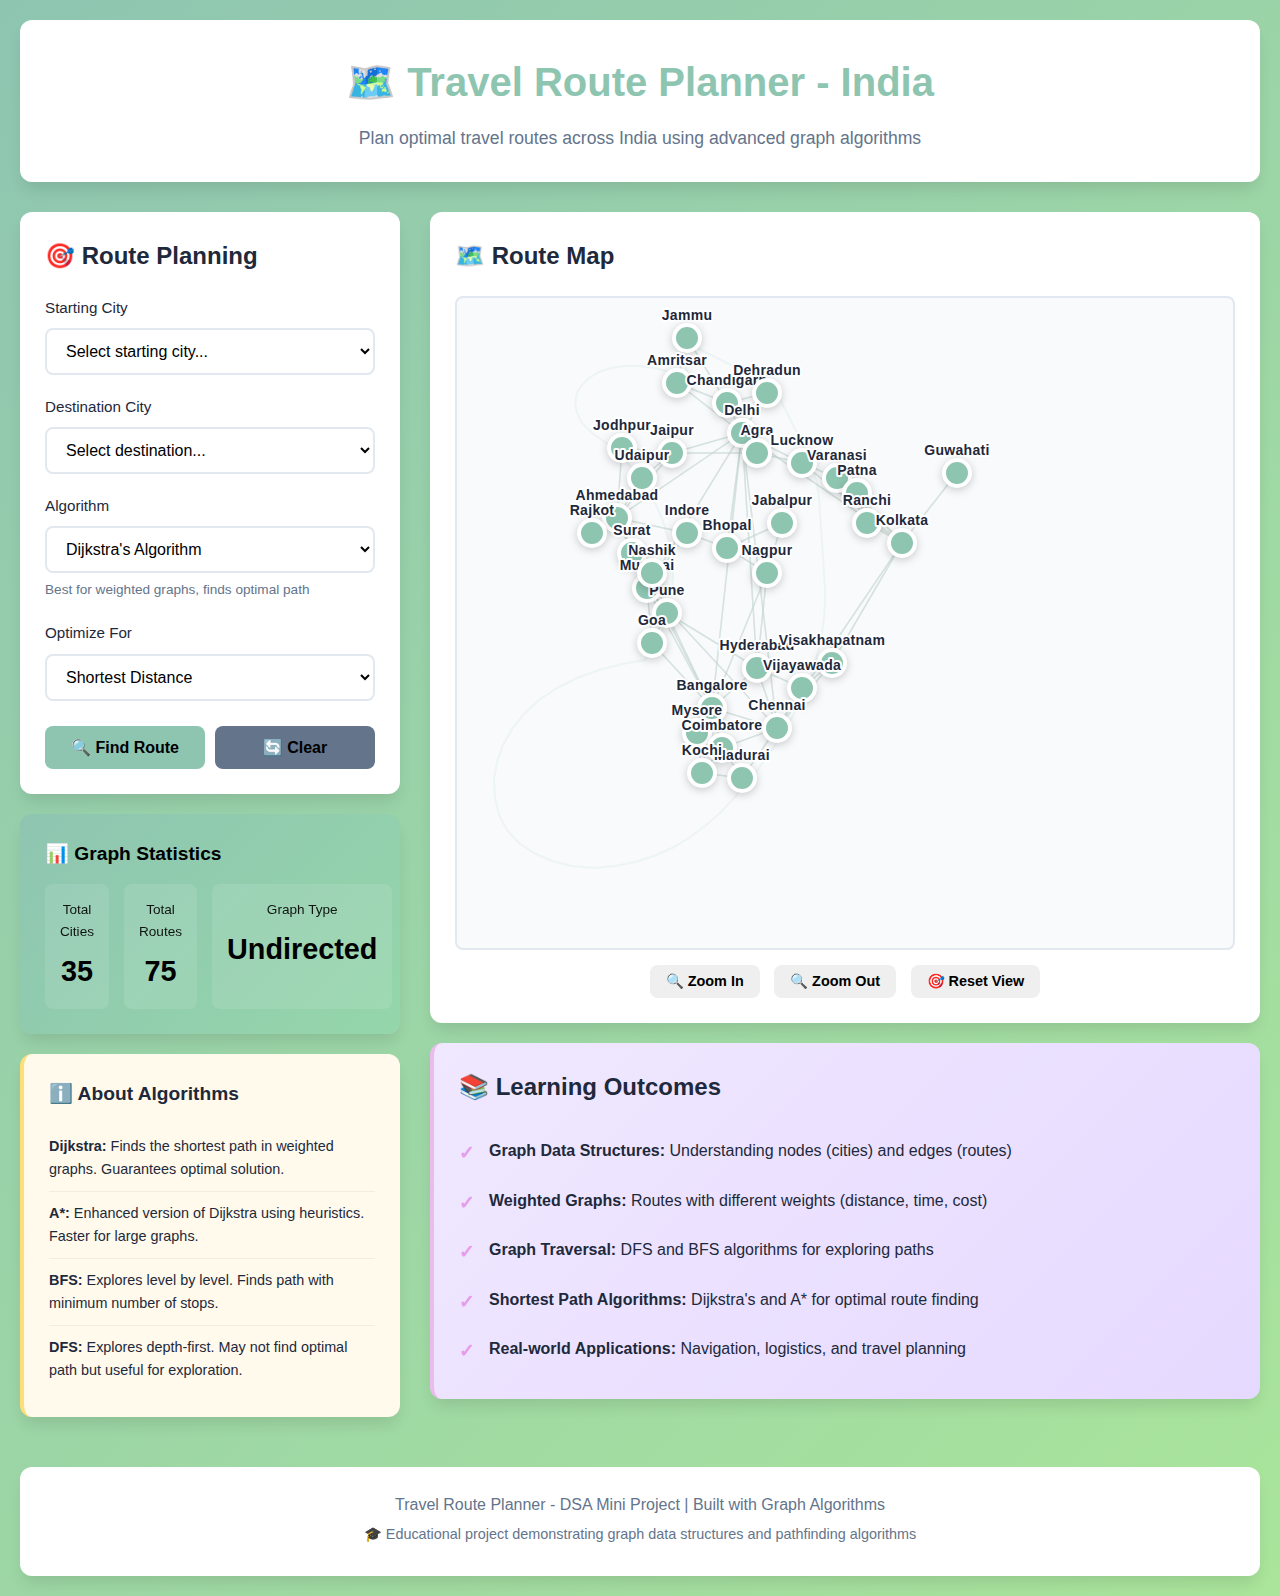
<file: index.html>
<!DOCTYPE html>
<html lang="en">
<head>
    <meta charset="UTF-8">
    <meta name="viewport" content="width=device-width, initial-scale=1.0">
    <title>Travel Route Planner - Graph DSA Project (India)</title>
    <link rel="stylesheet" href="styles.css">
</head>
<body>
    <div class="container">
        <!-- Header -->
        <header class="header">
            <div class="header-content">
                <h1>🗺️ Travel Route Planner - India</h1>
                <p class="subtitle">Plan optimal travel routes across India using advanced graph algorithms</p>
            </div>
        </header>

        <!-- Main Content -->
        <div class="main-content">
            <!-- Control Panel -->
            <div class="control-panel">
                <div class="card">
                    <h2>🎯 Route Planning</h2>
                    
                    <div class="form-group">
                        <label for="startCity">Starting City</label>
                        <select id="startCity" class="form-control">
                            <option value="">Select starting city...</option>
                        </select>
                    </div>

                    <div class="form-group">
                        <label for="endCity">Destination City</label>
                        <select id="endCity" class="form-control">
                            <option value="">Select destination...</option>
                        </select>
                    </div>

                    <div class="form-group">
                        <label for="algorithm">Algorithm</label>
                        <select id="algorithm" class="form-control">
                            <option value="dijkstra">Dijkstra's Algorithm</option>
                            <option value="astar">A* Algorithm</option>
                            <option value="bfs">Breadth-First Search (BFS)</option>
                            <option value="dfs">Depth-First Search (DFS)</option>
                        </select>
                        <small id="algorithmDesc" class="form-text">Best for weighted graphs, finds optimal path</small>
                    </div>

                    <div class="form-group">
                        <label for="optimization">Optimize For</label>
                        <select id="optimization" class="form-control">
                            <option value="distance">Shortest Distance</option>
                            <option value="time">Fastest Route</option>
                            <option value="cost">Cheapest Route</option>
                        </select>
                    </div>

                    <div class="button-group">
                        <button id="findRouteBtn" class="btn btn-primary">
                            🔍 Find Route
                        </button>
                        <button id="clearBtn" class="btn btn-secondary">
                            🔄 Clear
                        </button>
                    </div>
                </div>

                <!-- Graph Statistics -->
                <div class="card stats-card">
                    <h3>📊 Graph Statistics</h3>
                    <div class="stats-grid">
                        <div class="stat-item">
                            <span class="stat-label">Total Cities</span>
                            <span class="stat-value" id="totalNodes">0</span>
                        </div>
                        <div class="stat-item">
                            <span class="stat-label">Total Routes</span>
                            <span class="stat-value" id="totalEdges">0</span>
                        </div>
                        <div class="stat-item">
                            <span class="stat-label">Graph Type</span>
                            <span class="stat-value" id="graphType">Undirected</span>
                        </div>
                    </div>
                </div>

                <!-- Algorithm Info -->
                <div class="card info-card">
                    <h3>ℹ️ About Algorithms</h3>
                    <div class="algorithm-info">
                        <div class="info-item">
                            <strong>Dijkstra:</strong> Finds the shortest path in weighted graphs. Guarantees optimal solution.
                        </div>
                        <div class="info-item">
                            <strong>A*:</strong> Enhanced version of Dijkstra using heuristics. Faster for large graphs.
                        </div>
                        <div class="info-item">
                            <strong>BFS:</strong> Explores level by level. Finds path with minimum number of stops.
                        </div>
                        <div class="info-item">
                            <strong>DFS:</strong> Explores depth-first. May not find optimal path but useful for exploration.
                        </div>
                    </div>
                </div>
            </div>

            <!-- Results and Visualization -->
            <div class="results-panel">
                <!-- Graph Visualization -->
                <div class="card visualization-card">
                    <h2>🗺️ Route Map</h2>
                    <div id="graphCanvas" class="graph-canvas">
                        <svg id="graphSvg" width="100%" height="650"></svg>
                    </div>
                    <div class="visualization-controls">
                        <button id="zoomInBtn" class="btn btn-small">🔍 Zoom In</button>
                        <button id="zoomOutBtn" class="btn btn-small">🔍 Zoom Out</button>
                        <button id="resetViewBtn" class="btn btn-small">🎯 Reset View</button>
                    </div>
                </div>

                <!-- Route Results -->
                <div id="resultsCard" class="card results-card" style="display: none;">
                    <h2>✅ Route Found</h2>
                    
                    <div class="result-summary">
                        <div class="summary-item">
                            <span class="summary-icon">📍</span>
                            <div>
                                <div class="summary-label">Route</div>
                                <div class="summary-value" id="routePath">-</div>
                            </div>
                        </div>
                        <div class="summary-item">
                            <span class="summary-icon">🔢</span>
                            <div>
                                <div class="summary-label">Algorithm</div>
                                <div class="summary-value" id="algorithmUsed">-</div>
                            </div>
                        </div>
                    </div>

                    <div class="metrics-grid">
                        <div class="metric-card">
                            <div class="metric-icon">📏</div>
                            <div class="metric-label">Total Distance</div>
                            <div class="metric-value" id="totalDistance">0 km</div>
                        </div>
                        <div class="metric-card">
                            <div class="metric-icon">⏱️</div>
                            <div class="metric-label">Travel Time</div>
                            <div class="metric-value" id="totalTime">0 hrs</div>
                        </div>
                        <div class="metric-card">
                            <div class="metric-icon">💰</div>
                            <div class="metric-label">Total Cost</div>
                            <div class="metric-value" id="totalCost">₹0</div>
                        </div>
                    </div>

                    <div class="route-details">
                        <h3>🛣️ Route Details</h3>
                        <div id="routeSteps" class="route-steps"></div>
                    </div>
                </div>

                <!-- Error Message -->
                <div id="errorCard" class="card error-card" style="display: none;">
                    <h2>❌ No Route Found</h2>
                    <p id="errorMessage">Unable to find a route between the selected cities.</p>
                </div>

                <!-- Learning Section -->
                <div class="card learning-card">
                    <h2>📚 Learning Outcomes</h2>
                    <div class="learning-content">
                        <ul>
                            <li><strong>Graph Data Structures:</strong> Understanding nodes (cities) and edges (routes)</li>
                            <li><strong>Weighted Graphs:</strong> Routes with different weights (distance, time, cost)</li>
                            <li><strong>Graph Traversal:</strong> DFS and BFS algorithms for exploring paths</li>
                            <li><strong>Shortest Path Algorithms:</strong> Dijkstra's and A* for optimal route finding</li>
                            <li><strong>Real-world Applications:</strong> Navigation, logistics, and travel planning</li>
                        </ul>
                    </div>
                </div>
            </div>
        </div>

        <!-- Footer -->
        <footer class="footer">
            <p>Travel Route Planner - DSA Mini Project | Built with Graph Algorithms</p>
            <p class="footer-note">🎓 Educational project demonstrating graph data structures and pathfinding algorithms</p>
        </footer>
    </div>

    <!-- Scripts -->
    <script src="graph.js"></script>
    <script src="algorithms.js"></script>
    <script src="data.js"></script>
    <script src="visualization.js"></script>
    <script src="app.js"></script>
</body>
</html>
</file>
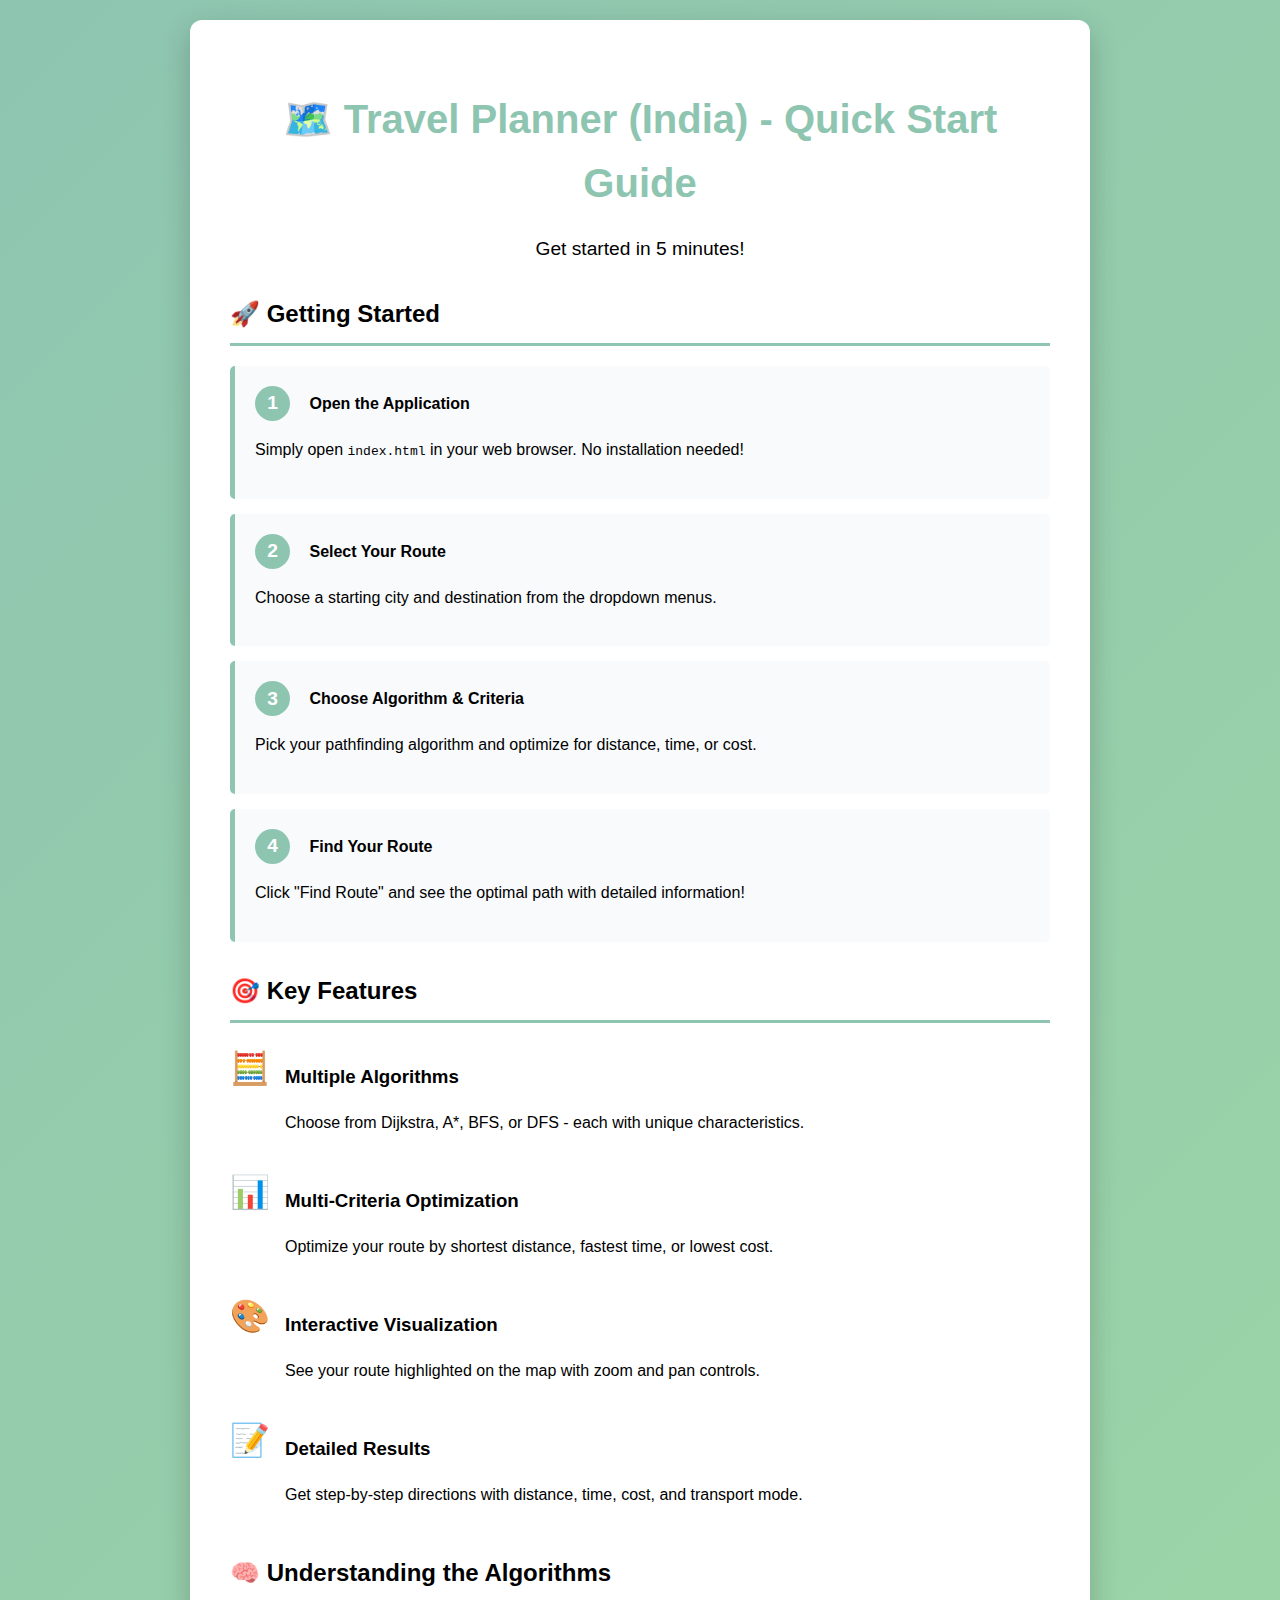
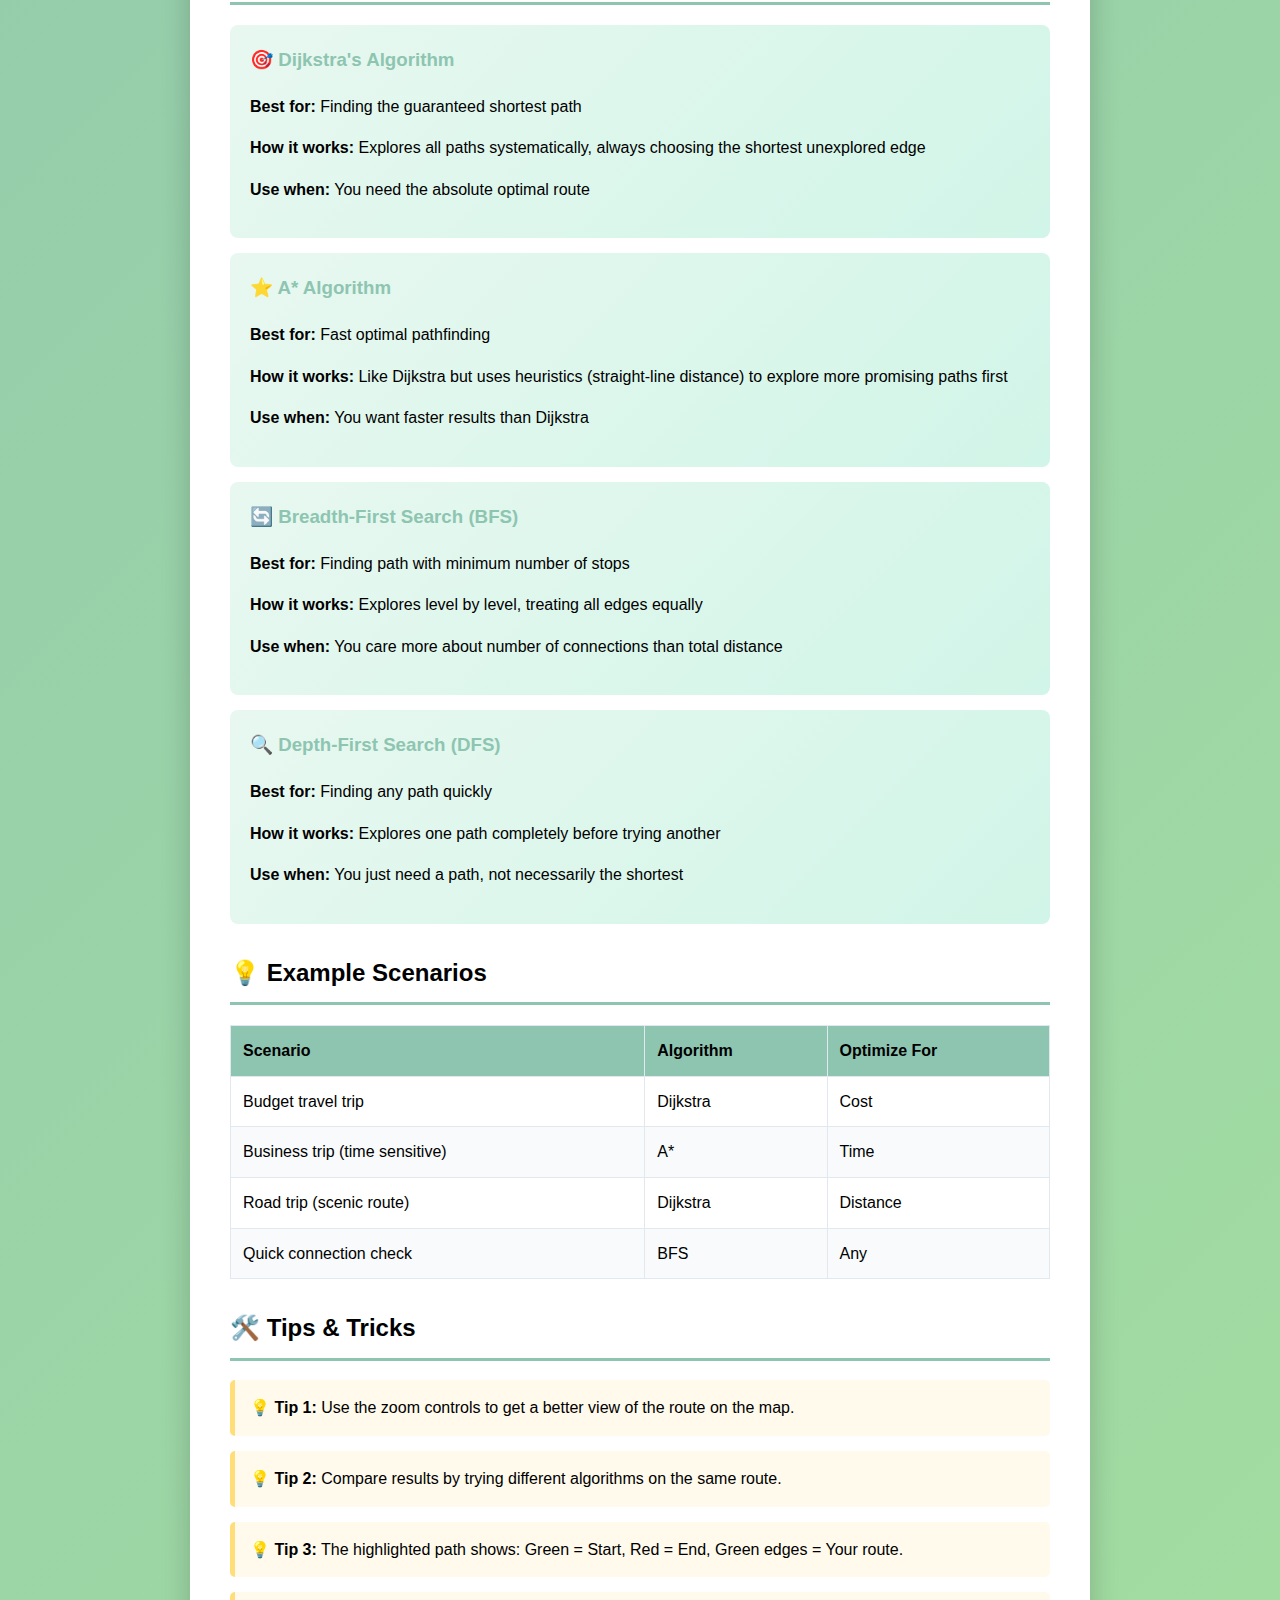
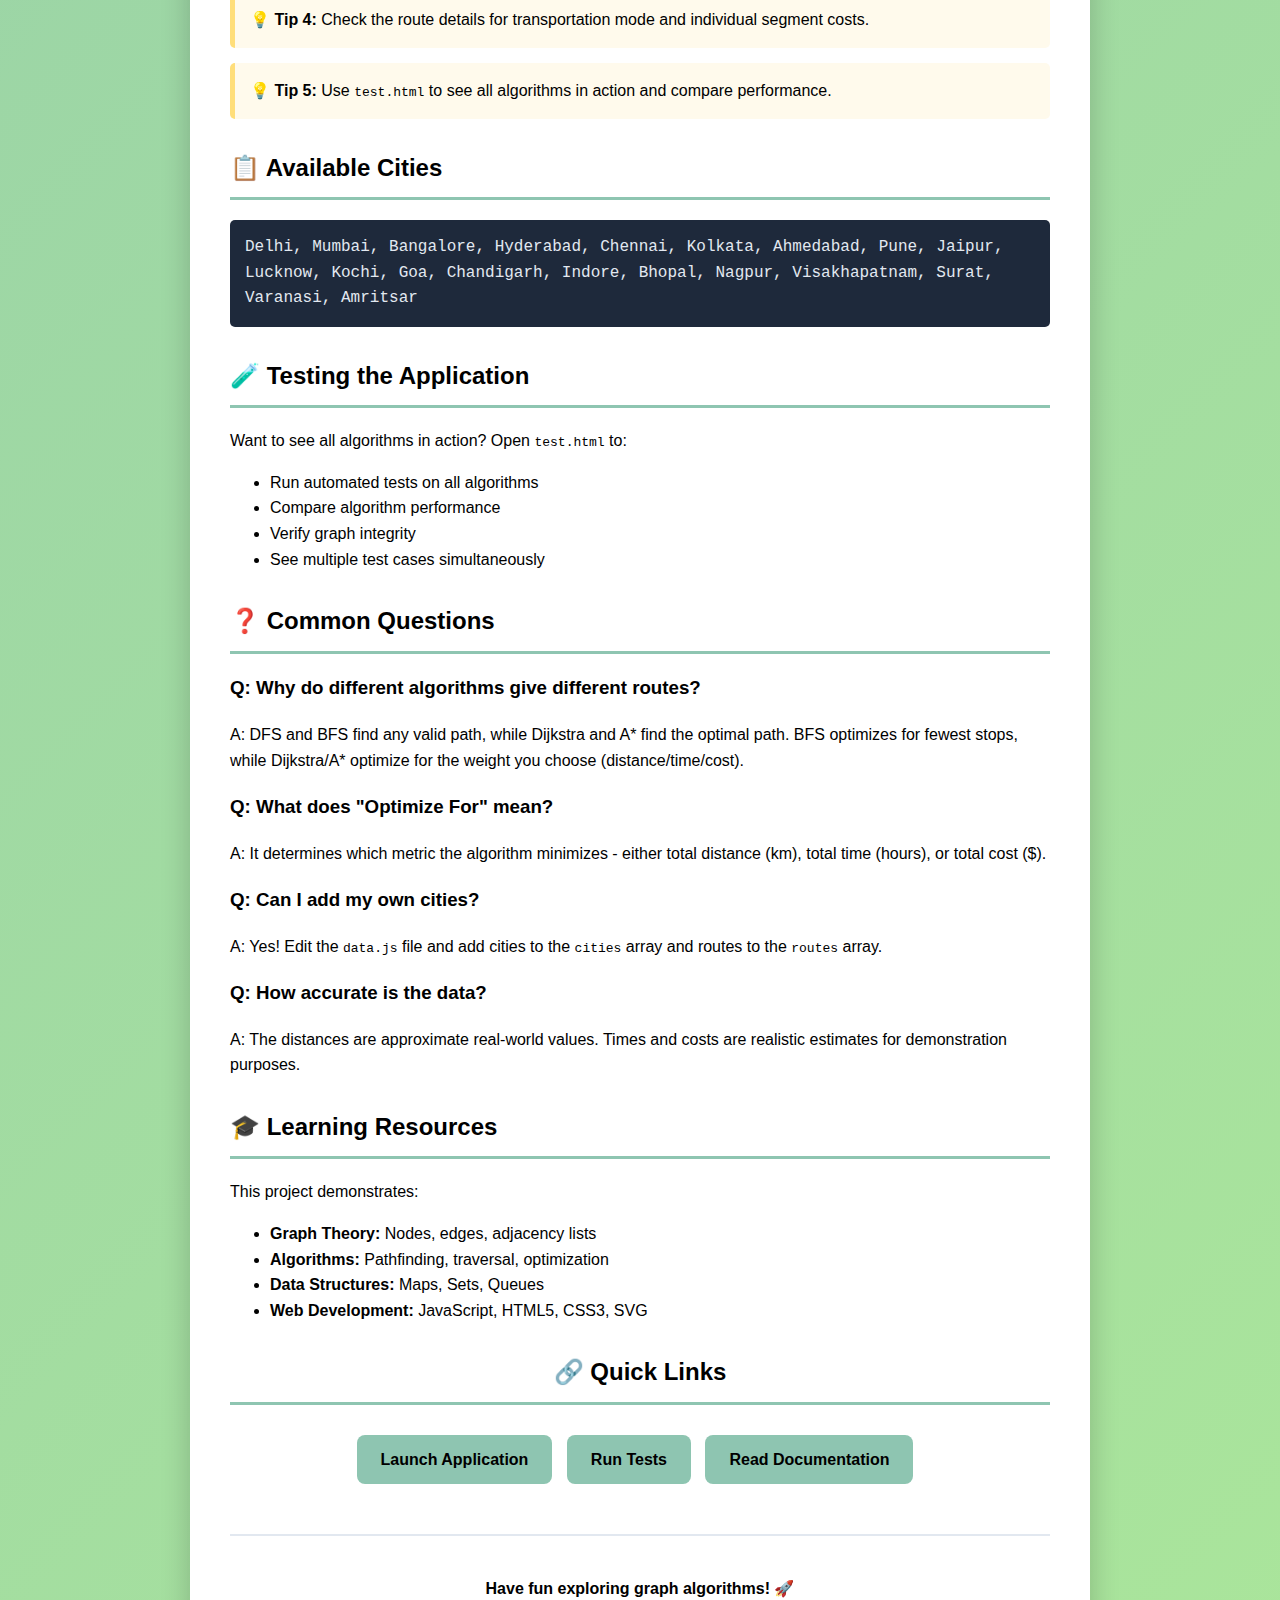
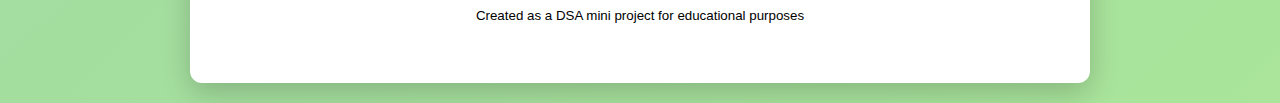
<file: QUICK_START.html>
<!DOCTYPE html>
<html lang="en">
<head>
    <meta charset="UTF-8">
    <meta name="viewport" content="width=device-width, initial-scale=1.0">
    <title>Travel Planner (India) - Quick Start Guide</title>
    <style>
        body {
            font-family: 'Segoe UI', Tahoma, Geneva, Verdana, sans-serif;
            line-height: 1.6;
            max-width: 900px;
            margin: 0 auto;
            padding: 20px;
            background: linear-gradient(135deg, #8EC5B1 0%, #AAE59B 100%);
            color: #000000;
        }
        .container {
            background: white;
            padding: 40px;
            border-radius: 12px;
            box-shadow: 0 10px 30px rgba(0,0,0,0.2);
        }
        h1 {
            color: #8EC5B1;
            text-align: center;
            font-size: 2.5rem;
            margin-bottom: 10px;
        }
        .subtitle {
            text-align: center;
            color: #000000;
            font-size: 1.2rem;
            margin-bottom: 30px;
        }
        h2 {
            color: #000000;
            border-bottom: 3px solid #8EC5B1;
            padding-bottom: 10px;
            margin-top: 30px;
        }
        .step {
            background: #f8fafc;
            padding: 20px;
            margin: 15px 0;
            border-left: 5px solid #8EC5B1;
            border-radius: 5px;
        }
        .step-number {
            background: #8EC5B1;
            color: white;
            width: 35px;
            height: 35px;
            border-radius: 50%;
            display: inline-flex;
            align-items: center;
            justify-content: center;
            font-weight: bold;
            font-size: 1.2rem;
            margin-right: 15px;
        }
        .feature {
            display: flex;
            align-items: flex-start;
            margin: 15px 0;
        }
        .feature-icon {
            font-size: 2rem;
            margin-right: 15px;
        }
        .algo-card {
            background: linear-gradient(135deg, #E8F8F0 0%, #D1F5E8 100%);
            padding: 20px;
            border-radius: 8px;
            margin: 15px 0;
        }
        .algo-card h3 {
            margin-top: 0;
            color: #8EC5B1;
        }
        .button-demo {
            display: inline-block;
            background: #8EC5B1;
            color: #000000;
            padding: 12px 24px;
            border-radius: 8px;
            text-decoration: none;
            font-weight: 600;
            margin: 10px 10px 10px 0;
            transition: all 0.3s;
        }
        .button-demo:hover {
            background: #93B3AE;
            transform: translateY(-2px);
        }
        .tip {
            background: #FFFAEC;
            border-left: 5px solid #FFDE7A;
            padding: 15px;
            margin: 15px 0;
            border-radius: 5px;
        }
        .example {
            background: #1e293b;
            color: #e2e8f0;
            padding: 15px;
            border-radius: 5px;
            font-family: 'Courier New', monospace;
            margin: 15px 0;
        }
        table {
            width: 100%;
            border-collapse: collapse;
            margin: 20px 0;
        }
        th, td {
            padding: 12px;
            text-align: left;
            border: 1px solid #e2e8f0;
        }
        th {
            background: #8EC5B1;
            color: #000000;
        }
        tr:nth-child(even) {
            background: #f8fafc;
        }
        .links {
            text-align: center;
            margin: 30px 0;
        }
    </style>
</head>
<body>
    <div class="container">
        <h1>🗺️ Travel Planner (India) - Quick Start Guide</h1>
        <p class="subtitle">Get started in 5 minutes!</p>

        <h2>🚀 Getting Started</h2>
        
        <div class="step">
            <span class="step-number">1</span>
            <strong>Open the Application</strong>
            <p>Simply open <code>index.html</code> in your web browser. No installation needed!</p>
        </div>

        <div class="step">
            <span class="step-number">2</span>
            <strong>Select Your Route</strong>
            <p>Choose a starting city and destination from the dropdown menus.</p>
        </div>

        <div class="step">
            <span class="step-number">3</span>
            <strong>Choose Algorithm & Criteria</strong>
            <p>Pick your pathfinding algorithm and optimize for distance, time, or cost.</p>
        </div>

        <div class="step">
            <span class="step-number">4</span>
            <strong>Find Your Route</strong>
            <p>Click "Find Route" and see the optimal path with detailed information!</p>
        </div>

        <h2>🎯 Key Features</h2>

        <div class="feature">
            <div class="feature-icon">🧮</div>
            <div>
                <h3>Multiple Algorithms</h3>
                <p>Choose from Dijkstra, A*, BFS, or DFS - each with unique characteristics.</p>
            </div>
        </div>

        <div class="feature">
            <div class="feature-icon">📊</div>
            <div>
                <h3>Multi-Criteria Optimization</h3>
                <p>Optimize your route by shortest distance, fastest time, or lowest cost.</p>
            </div>
        </div>

        <div class="feature">
            <div class="feature-icon">🎨</div>
            <div>
                <h3>Interactive Visualization</h3>
                <p>See your route highlighted on the map with zoom and pan controls.</p>
            </div>
        </div>

        <div class="feature">
            <div class="feature-icon">📝</div>
            <div>
                <h3>Detailed Results</h3>
                <p>Get step-by-step directions with distance, time, cost, and transport mode.</p>
            </div>
        </div>

        <h2>🧠 Understanding the Algorithms</h2>

        <div class="algo-card">
            <h3>🎯 Dijkstra's Algorithm</h3>
            <p><strong>Best for:</strong> Finding the guaranteed shortest path</p>
            <p><strong>How it works:</strong> Explores all paths systematically, always choosing the shortest unexplored edge</p>
            <p><strong>Use when:</strong> You need the absolute optimal route</p>
        </div>

        <div class="algo-card">
            <h3>⭐ A* Algorithm</h3>
            <p><strong>Best for:</strong> Fast optimal pathfinding</p>
            <p><strong>How it works:</strong> Like Dijkstra but uses heuristics (straight-line distance) to explore more promising paths first</p>
            <p><strong>Use when:</strong> You want faster results than Dijkstra</p>
        </div>

        <div class="algo-card">
            <h3>🔄 Breadth-First Search (BFS)</h3>
            <p><strong>Best for:</strong> Finding path with minimum number of stops</p>
            <p><strong>How it works:</strong> Explores level by level, treating all edges equally</p>
            <p><strong>Use when:</strong> You care more about number of connections than total distance</p>
        </div>

        <div class="algo-card">
            <h3>🔍 Depth-First Search (DFS)</h3>
            <p><strong>Best for:</strong> Finding any path quickly</p>
            <p><strong>How it works:</strong> Explores one path completely before trying another</p>
            <p><strong>Use when:</strong> You just need a path, not necessarily the shortest</p>
        </div>

        <h2>💡 Example Scenarios</h2>

        <table>
            <thead>
                <tr>
                    <th>Scenario</th>
                    <th>Algorithm</th>
                    <th>Optimize For</th>
                </tr>
            </thead>
            <tbody>
                <tr>
                    <td>Budget travel trip</td>
                    <td>Dijkstra</td>
                    <td>Cost</td>
                </tr>
                <tr>
                    <td>Business trip (time sensitive)</td>
                    <td>A*</td>
                    <td>Time</td>
                </tr>
                <tr>
                    <td>Road trip (scenic route)</td>
                    <td>Dijkstra</td>
                    <td>Distance</td>
                </tr>
                <tr>
                    <td>Quick connection check</td>
                    <td>BFS</td>
                    <td>Any</td>
                </tr>
            </tbody>
        </table>

        <h2>🛠️ Tips & Tricks</h2>

        <div class="tip">
            <strong>💡 Tip 1:</strong> Use the zoom controls to get a better view of the route on the map.
        </div>

        <div class="tip">
            <strong>💡 Tip 2:</strong> Compare results by trying different algorithms on the same route.
        </div>

        <div class="tip">
            <strong>💡 Tip 3:</strong> The highlighted path shows: Green = Start, Red = End, Green edges = Your route.
        </div>

        <div class="tip">
            <strong>💡 Tip 4:</strong> Check the route details for transportation mode and individual segment costs.
        </div>

        <div class="tip">
            <strong>💡 Tip 5:</strong> Use <code>test.html</code> to see all algorithms in action and compare performance.
        </div>

        <h2>📋 Available Cities</h2>

        <div class="example">
Delhi, Mumbai, Bangalore, Hyderabad, Chennai, Kolkata, 
Ahmedabad, Pune, Jaipur, Lucknow, Kochi, Goa, 
Chandigarh, Indore, Bhopal, Nagpur, Visakhapatnam, 
Surat, Varanasi, Amritsar
        </div>

        <h2>🧪 Testing the Application</h2>

        <p>Want to see all algorithms in action? Open <code>test.html</code> to:</p>
        <ul>
            <li>Run automated tests on all algorithms</li>
            <li>Compare algorithm performance</li>
            <li>Verify graph integrity</li>
            <li>See multiple test cases simultaneously</li>
        </ul>

        <h2>❓ Common Questions</h2>

        <h3>Q: Why do different algorithms give different routes?</h3>
        <p>A: DFS and BFS find any valid path, while Dijkstra and A* find the optimal path. BFS optimizes for fewest stops, while Dijkstra/A* optimize for the weight you choose (distance/time/cost).</p>

        <h3>Q: What does "Optimize For" mean?</h3>
        <p>A: It determines which metric the algorithm minimizes - either total distance (km), total time (hours), or total cost ($).</p>

        <h3>Q: Can I add my own cities?</h3>
        <p>A: Yes! Edit the <code>data.js</code> file and add cities to the <code>cities</code> array and routes to the <code>routes</code> array.</p>

        <h3>Q: How accurate is the data?</h3>
        <p>A: The distances are approximate real-world values. Times and costs are realistic estimates for demonstration purposes.</p>

        <h2>🎓 Learning Resources</h2>

        <p>This project demonstrates:</p>
        <ul>
            <li><strong>Graph Theory:</strong> Nodes, edges, adjacency lists</li>
            <li><strong>Algorithms:</strong> Pathfinding, traversal, optimization</li>
            <li><strong>Data Structures:</strong> Maps, Sets, Queues</li>
            <li><strong>Web Development:</strong> JavaScript, HTML5, CSS3, SVG</li>
        </ul>

        <div class="links">
            <h2>🔗 Quick Links</h2>
            <a href="index.html" class="button-demo">Launch Application</a>
            <a href="test.html" class="button-demo">Run Tests</a>
            <a href="README.md" class="button-demo">Read Documentation</a>
        </div>

        <hr style="margin: 40px 0; border: none; border-top: 2px solid #e2e8f0;">

        <p style="text-align: center; color: #000000;">
            <strong>Have fun exploring graph algorithms! 🚀</strong><br>
            <small>Created as a DSA mini project for educational purposes</small>
        </p>
    </div>
</body>
</html>
</file>
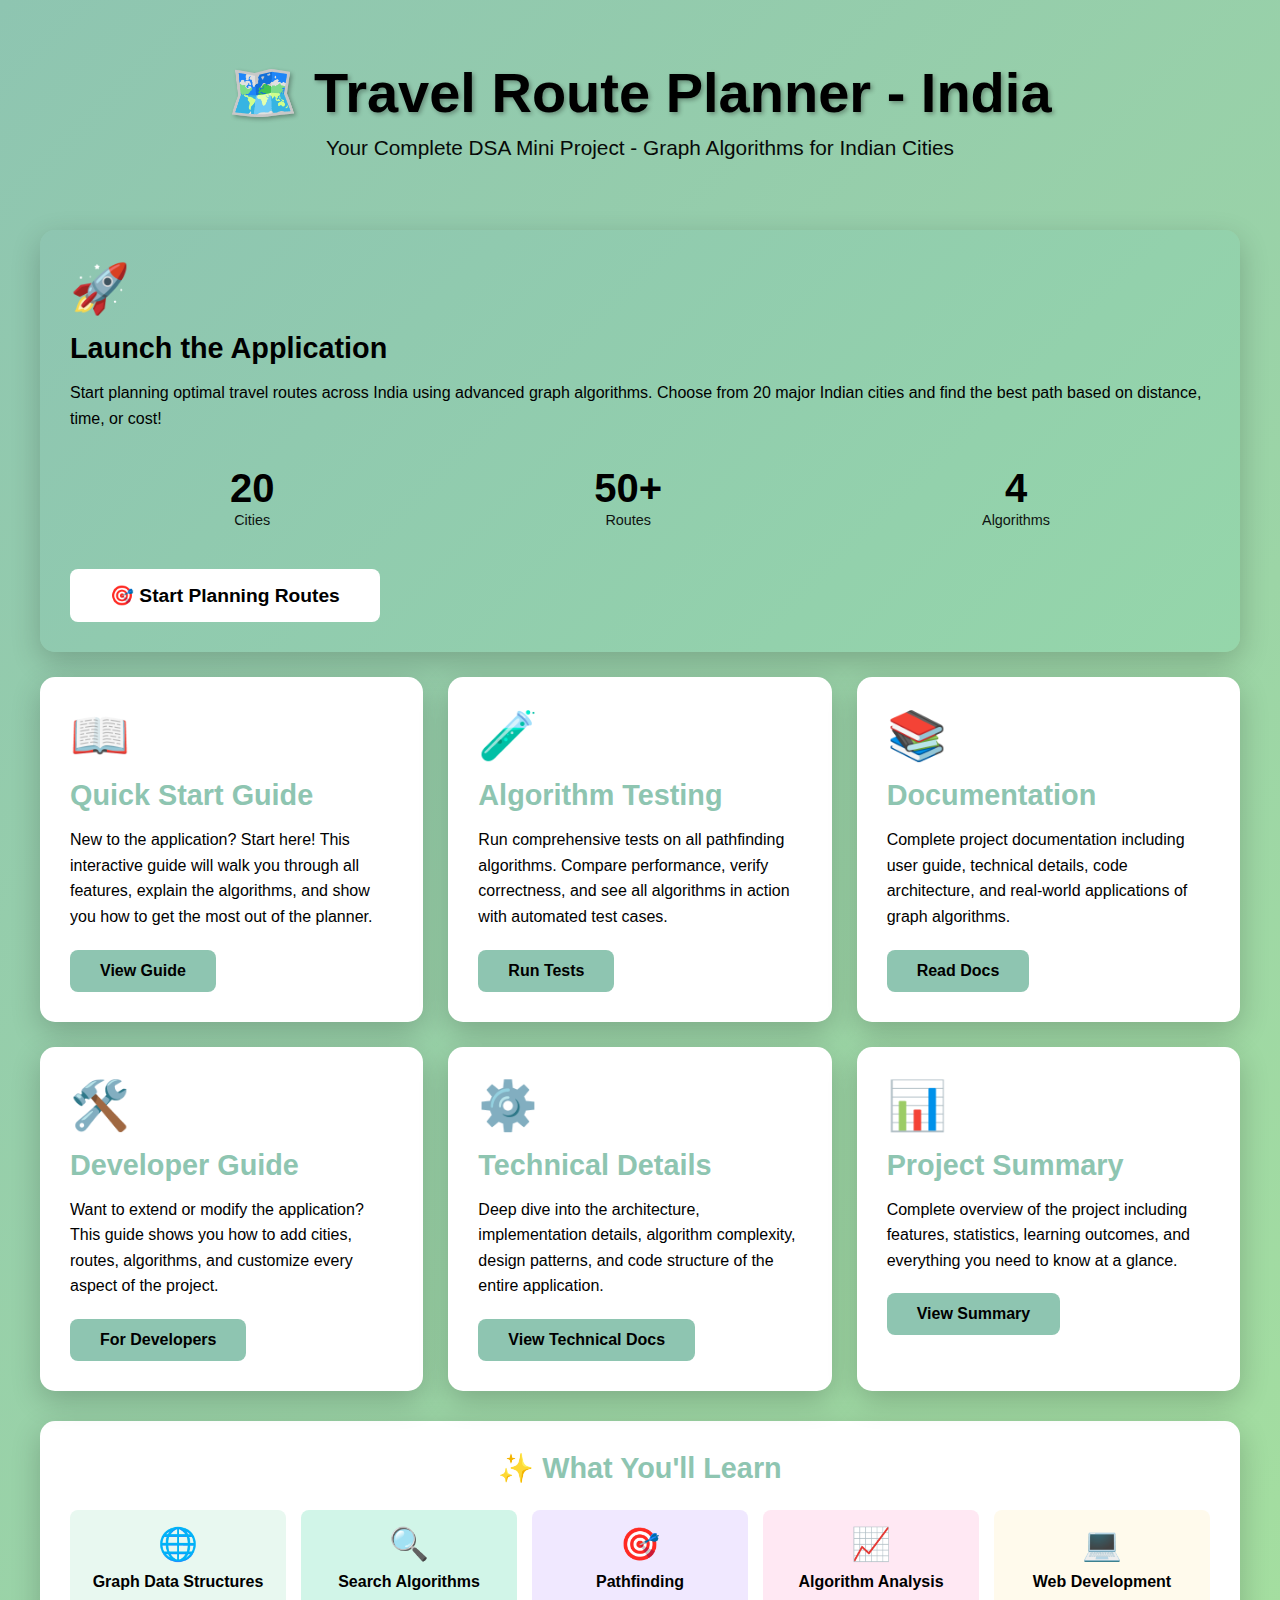
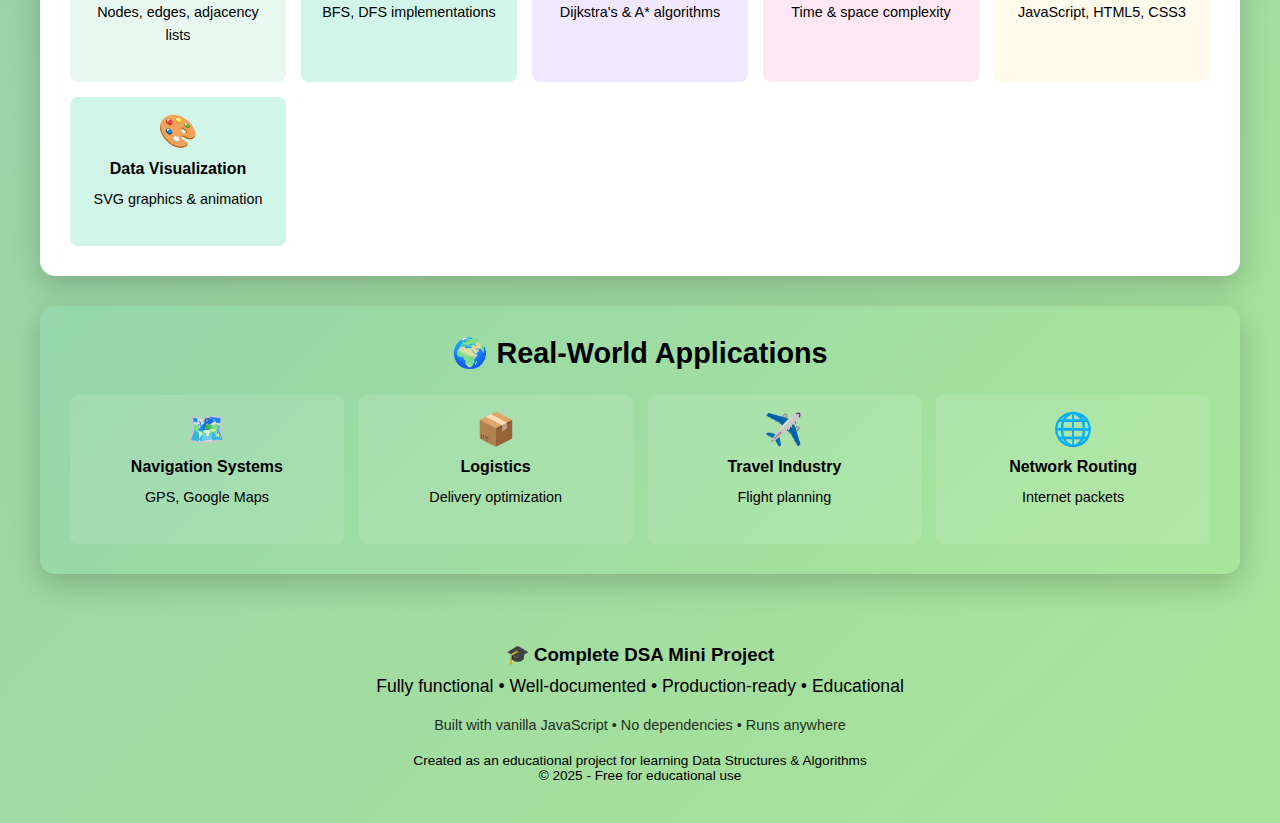
<file: START_HERE.html>
<!DOCTYPE html>
<html lang="en">
<head>
    <meta charset="UTF-8">
    <meta name="viewport" content="width=device-width, initial-scale=1.0">
    <title>Travel Planner (India) - Start Here!</title>
    <style>
        * {
            margin: 0;
            padding: 0;
            box-sizing: border-box;
        }
        
        body {
            font-family: -apple-system, BlinkMacSystemFont, 'Segoe UI', Roboto, sans-serif;
            background: linear-gradient(135deg, #8EC5B1 0%, #AAE59B 100%);
            min-height: 100vh;
            padding: 20px;
            color: #000000;
        }
        
        .container {
            max-width: 1200px;
            margin: 0 auto;
        }
        
        .header {
            text-align: center;
            color: #000000;
            padding: 40px 20px;
        }
        
        .header h1 {
            font-size: 3.5rem;
            margin-bottom: 10px;
            text-shadow: 2px 2px 4px rgba(0,0,0,0.3);
        }
        
        .header p {
            font-size: 1.3rem;
            opacity: 0.95;
        }
        
        .grid {
            display: grid;
            grid-template-columns: repeat(auto-fit, minmax(350px, 1fr));
            gap: 25px;
            margin-top: 30px;
        }
        
        .card {
            background: white;
            border-radius: 15px;
            padding: 30px;
            box-shadow: 0 10px 30px rgba(0,0,0,0.2);
            transition: transform 0.3s, box-shadow 0.3s;
        }
        
        .card:hover {
            transform: translateY(-5px);
            box-shadow: 0 15px 40px rgba(0,0,0,0.3);
        }
        
        .card-icon {
            font-size: 3rem;
            margin-bottom: 15px;
        }
        
        .card h2 {
            color: #8EC5B1;
            margin-bottom: 15px;
            font-size: 1.8rem;
        }
        
        .card p {
            color: #000000;
            line-height: 1.6;
            margin-bottom: 20px;
        }
        
        .card-button {
            display: inline-block;
            background: #8EC5B1;
            color: #000000;
            padding: 12px 30px;
            border-radius: 8px;
            text-decoration: none;
            font-weight: 600;
            transition: background 0.3s;
        }
        
        .card-button:hover {
            background: #93B3AE;
        }
        
        .highlight-card {
            grid-column: 1 / -1;
            background: linear-gradient(135deg, #8EC5B1, #95D6AA);
            color: #000000;
        }
        
        .highlight-card h2,
        .highlight-card p {
            color: #000000;
        }
        
        .highlight-card .card-button {
            background: white;
            color: #000000;
        }
        
        .highlight-card .card-button:hover {
            background: #f8fafc;
        }
        
        .features {
            display: grid;
            grid-template-columns: repeat(auto-fit, minmax(200px, 1fr));
            gap: 15px;
            margin-top: 20px;
        }
        
        .feature {
            background: rgba(255,255,255,0.1);
            padding: 15px;
            border-radius: 8px;
            text-align: center;
        }
        
        .feature-icon {
            font-size: 2rem;
            margin-bottom: 10px;
        }
        
        .stats {
            display: flex;
            justify-content: space-around;
            margin-top: 20px;
            flex-wrap: wrap;
        }
        
        .stat {
            text-align: center;
            padding: 15px;
        }
        
        .stat-value {
            font-size: 2.5rem;
            font-weight: bold;
            display: block;
        }
        
        .stat-label {
            font-size: 0.9rem;
            opacity: 0.9;
        }
        
        .footer {
            text-align: center;
            color: #000000;
            margin-top: 50px;
            padding: 20px;
        }
        
        @media (max-width: 768px) {
            .header h1 {
                font-size: 2.5rem;
            }
            
            .grid {
                grid-template-columns: 1fr;
            }
            
            .highlight-card {
                grid-column: 1;
            }
        }
    </style>
</head>
<body>
    <div class="container">
        <div class="header">
            <h1>🗺️ Travel Route Planner - India</h1>
            <p>Your Complete DSA Mini Project - Graph Algorithms for Indian Cities</p>
        </div>
        
        <div class="grid">
            <!-- Main Application Card -->
            <div class="card highlight-card">
                <div class="card-icon">🚀</div>
                <h2>Launch the Application</h2>
                <p>Start planning optimal travel routes across India using advanced graph algorithms. Choose from 20 major Indian cities and find the best path based on distance, time, or cost!</p>
                
                <div class="stats">
                    <div class="stat">
                        <span class="stat-value">20</span>
                        <span class="stat-label">Cities</span>
                    </div>
                    <div class="stat">
                        <span class="stat-value">50+</span>
                        <span class="stat-label">Routes</span>
                    </div>
                    <div class="stat">
                        <span class="stat-value">4</span>
                        <span class="stat-label">Algorithms</span>
                    </div>
                </div>
                
                <div style="margin-top: 25px;">
                    <a href="index.html" class="card-button" style="font-size: 1.2rem; padding: 15px 40px;">
                        🎯 Start Planning Routes
                    </a>
                </div>
            </div>
            
            <!-- Quick Start Guide -->
            <div class="card">
                <div class="card-icon">📖</div>
                <h2>Quick Start Guide</h2>
                <p>New to the application? Start here! This interactive guide will walk you through all features, explain the algorithms, and show you how to get the most out of the planner.</p>
                <a href="QUICK_START.html" class="card-button">View Guide</a>
            </div>
            
            <!-- Test Suite -->
            <div class="card">
                <div class="card-icon">🧪</div>
                <h2>Algorithm Testing</h2>
                <p>Run comprehensive tests on all pathfinding algorithms. Compare performance, verify correctness, and see all algorithms in action with automated test cases.</p>
                <a href="test.html" class="card-button">Run Tests</a>
            </div>
            
            <!-- Documentation -->
            <div class="card">
                <div class="card-icon">📚</div>
                <h2>Documentation</h2>
                <p>Complete project documentation including user guide, technical details, code architecture, and real-world applications of graph algorithms.</p>
                <a href="README.md" class="card-button" target="_blank">Read Docs</a>
            </div>
            
            <!-- Developer Guide -->
            <div class="card">
                <div class="card-icon">🛠️</div>
                <h2>Developer Guide</h2>
                <p>Want to extend or modify the application? This guide shows you how to add cities, routes, algorithms, and customize every aspect of the project.</p>
                <a href="DEVELOPER_GUIDE.md" class="card-button" target="_blank">For Developers</a>
            </div>
            
            <!-- Technical Docs -->
            <div class="card">
                <div class="card-icon">⚙️</div>
                <h2>Technical Details</h2>
                <p>Deep dive into the architecture, implementation details, algorithm complexity, design patterns, and code structure of the entire application.</p>
                <a href="PROJECT_DOCUMENTATION.md" class="card-button" target="_blank">View Technical Docs</a>
            </div>
            
            <!-- Project Summary -->
            <div class="card">
                <div class="card-icon">📊</div>
                <h2>Project Summary</h2>
                <p>Complete overview of the project including features, statistics, learning outcomes, and everything you need to know at a glance.</p>
                <a href="PROJECT_SUMMARY.txt" class="card-button" target="_blank">View Summary</a>
            </div>
        </div>
        
        <!-- Features Overview -->
        <div class="card" style="margin-top: 30px;">
            <h2 style="text-align: center; color: #8EC5B1; margin-bottom: 25px;">✨ What You'll Learn</h2>
            <div class="features">
                <div class="feature" style="background: #E8F8F0;">
                    <div class="feature-icon">🌐</div>
                    <strong>Graph Data Structures</strong>
                    <p style="margin-top: 10px; font-size: 0.9rem;">Nodes, edges, adjacency lists</p>
                </div>
                <div class="feature" style="background: #D1F5E8;">
                    <div class="feature-icon">🔍</div>
                    <strong>Search Algorithms</strong>
                    <p style="margin-top: 10px; font-size: 0.9rem;">BFS, DFS implementations</p>
                </div>
                <div class="feature" style="background: #F0E8FF;">
                    <div class="feature-icon">🎯</div>
                    <strong>Pathfinding</strong>
                    <p style="margin-top: 10px; font-size: 0.9rem;">Dijkstra's & A* algorithms</p>
                </div>
                <div class="feature" style="background: #FFE8F3;">
                    <div class="feature-icon">📈</div>
                    <strong>Algorithm Analysis</strong>
                    <p style="margin-top: 10px; font-size: 0.9rem;">Time & space complexity</p>
                </div>
                <div class="feature" style="background: #FFFAEC;">
                    <div class="feature-icon">💻</div>
                    <strong>Web Development</strong>
                    <p style="margin-top: 10px; font-size: 0.9rem;">JavaScript, HTML5, CSS3</p>
                </div>
                <div class="feature" style="background: #D1F5E8;">
                    <div class="feature-icon">🎨</div>
                    <strong>Data Visualization</strong>
                    <p style="margin-top: 10px; font-size: 0.9rem;">SVG graphics & animation</p>
                </div>
            </div>
        </div>
        
        <!-- Real-World Applications -->
        <div class="card" style="margin-top: 30px; background: linear-gradient(135deg, #95D6AA, #AAE59B); color: #000000;">
            <h2 style="color: #000000; text-align: center; margin-bottom: 25px;">🌍 Real-World Applications</h2>
            <div class="features">
                <div class="feature">
                    <div class="feature-icon">🗺️</div>
                    <strong>Navigation Systems</strong>
                    <p style="margin-top: 10px; font-size: 0.9rem;">GPS, Google Maps</p>
                </div>
                <div class="feature">
                    <div class="feature-icon">📦</div>
                    <strong>Logistics</strong>
                    <p style="margin-top: 10px; font-size: 0.9rem;">Delivery optimization</p>
                </div>
                <div class="feature">
                    <div class="feature-icon">✈️</div>
                    <strong>Travel Industry</strong>
                    <p style="margin-top: 10px; font-size: 0.9rem;">Flight planning</p>
                </div>
                <div class="feature">
                    <div class="feature-icon">🌐</div>
                    <strong>Network Routing</strong>
                    <p style="margin-top: 10px; font-size: 0.9rem;">Internet packets</p>
                </div>
            </div>
        </div>
        
        <div class="footer">
            <h3 style="margin-bottom: 10px;">🎓 Complete DSA Mini Project</h3>
            <p style="font-size: 1.1rem; margin-bottom: 20px;">
                Fully functional • Well-documented • Production-ready • Educational
            </p>
            <p style="font-size: 0.9rem; opacity: 0.8;">
                Built with vanilla JavaScript • No dependencies • Runs anywhere
            </p>
            <p style="margin-top: 20px; font-size: 0.85rem;">
                Created as an educational project for learning Data Structures & Algorithms<br>
                © 2025 - Free for educational use
            </p>
        </div>
    </div>
</body>
</html>
</file>
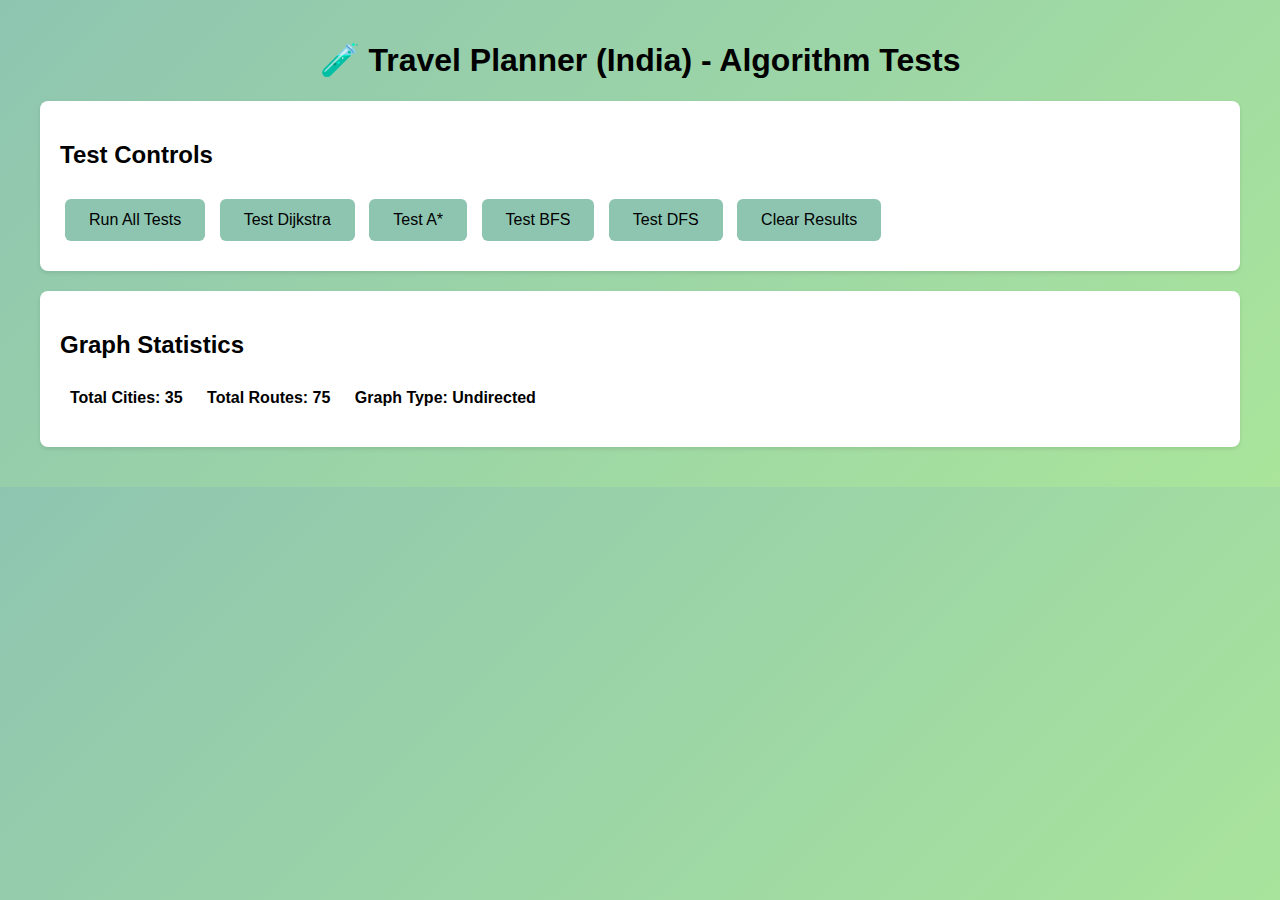
<file: test.html>
<!DOCTYPE html>
<html lang="en">
<head>
    <meta charset="UTF-8">
    <meta name="viewport" content="width=device-width, initial-scale=1.0">
    <title>Travel Planner (India) - Algorithm Tests</title>
    <style>
        body {
            font-family: 'Segoe UI', Tahoma, Geneva, Verdana, sans-serif;
            max-width: 1200px;
            margin: 0 auto;
            padding: 20px;
            background: linear-gradient(135deg, #8EC5B1 0%, #AAE59B 100%);
            color: #000000;
        }
        h1 {
            color: #000000;
            text-align: center;
        }
        .test-section {
            background: white;
            padding: 20px;
            margin: 20px 0;
            border-radius: 8px;
            box-shadow: 0 2px 4px rgba(0,0,0,0.1);
        }
        .test-case {
            margin: 15px 0;
            padding: 15px;
            border-left: 4px solid #8EC5B1;
            background: #f8fafc;
        }
        .test-case h3 {
            margin-top: 0;
            color: #000000;
        }
        .success {
            border-left-color: #95D6AA;
        }
        .error {
            border-left-color: #FFB7DD;
        }
        .result {
            margin: 10px 0;
            padding: 10px;
            background: white;
            border-radius: 4px;
        }
        .metric {
            display: inline-block;
            margin-right: 20px;
            font-weight: 600;
        }
        button {
            background: #8EC5B1;
            color: #000000;
            border: none;
            padding: 12px 24px;
            border-radius: 6px;
            cursor: pointer;
            font-size: 16px;
            margin: 10px 5px;
        }
        button:hover {
            background: #93B3AE;
        }
        .path {
            color: #8EC5B1;
            font-weight: 600;
        }
        pre {
            background: #1e293b;
            color: #e2e8f0;
            padding: 15px;
            border-radius: 4px;
            overflow-x: auto;
        }
    </style>
</head>
<body>
    <h1>🧪 Travel Planner (India) - Algorithm Tests</h1>
    
    <div class="test-section">
        <h2>Test Controls</h2>
        <button onclick="runAllTests()">Run All Tests</button>
        <button onclick="testDijkstra()">Test Dijkstra</button>
        <button onclick="testAStar()">Test A*</button>
        <button onclick="testBFS()">Test BFS</button>
        <button onclick="testDFS()">Test DFS</button>
        <button onclick="clearResults()">Clear Results</button>
    </div>

    <div id="results"></div>

    <div class="test-section">
        <h2>Graph Statistics</h2>
        <div id="stats"></div>
    </div>

    <!-- Include all JavaScript files -->
    <script src="graph.js"></script>
    <script src="algorithms.js"></script>
    <script src="data.js"></script>

    <script>
        // Initialize graph
        const graph = new Graph(false);
        TravelData.initializeSampleData(graph);

        // Display graph statistics
        function displayStats() {
            const statsDiv = document.getElementById('stats');
            statsDiv.innerHTML = `
                <div class="result">
                    <div class="metric">Total Cities: ${graph.nodeCount()}</div>
                    <div class="metric">Total Routes: ${graph.edgeCount()}</div>
                    <div class="metric">Graph Type: ${graph.isDirected ? 'Directed' : 'Undirected'}</div>
                </div>
            `;
        }
        displayStats();

        // Test cases for major Indian cities
        const testCases = [
            { from: 'del', to: 'mum', name: 'Delhi to Mumbai' },
            { from: 'blr', to: 'kol', name: 'Bangalore to Kolkata' },
            { from: 'chen', to: 'jammu', name: 'Chennai to Jammu' },
            { from: 'hyd', to: 'guwahati', name: 'Hyderabad to Guwahati' },
            { from: 'jaipur', to: 'kochi', name: 'Jaipur to Kochi' },
            { from: 'ahm', to: 'vizag', name: 'Ahmedabad to Visakhapatnam' }
        ];

        function clearResults() {
            document.getElementById('results').innerHTML = '';
        }

        function addResult(title, content, isSuccess = true) {
            const resultsDiv = document.getElementById('results');
            const testDiv = document.createElement('div');
            testDiv.className = `test-section test-case ${isSuccess ? 'success' : 'error'}`;
            testDiv.innerHTML = `
                <h3>${title}</h3>
                ${content}
            `;
            resultsDiv.appendChild(testDiv);
        }

        function formatResult(result, weightType = 'distance') {
            if (!result) {
                return '<p style="color: #ef4444;">❌ No path found</p>';
            }

            const formatted = TravelData.formatPathResult(graph, result, weightType);
            if (!formatted) {
                return '<p style="color: #ef4444;">❌ Error formatting result</p>';
            }

            let html = `
                <div class="result">
                    <p><strong>Algorithm:</strong> ${formatted.algorithm}</p>
                    <p><strong>Path:</strong> <span class="path">${formatted.path.join(' → ')}</span></p>
                    <p>
                        <span class="metric">📏 ${Math.round(formatted.totalDistance)} km</span>
                        <span class="metric">⏱️ ${formatted.totalTime.toFixed(1)} hrs</span>
                        <span class="metric">💰 ₹${Math.round(formatted.totalCost)}</span>
                    </p>
                </div>
            `;

            return html;
        }

        function testDijkstra() {
            console.log('Testing Dijkstra\'s Algorithm...');
            
            testCases.forEach(testCase => {
                const result = GraphAlgorithms.dijkstra(graph, testCase.from, testCase.to, 'distance');
                const title = `Dijkstra: ${testCase.name}`;
                const content = formatResult(result, 'distance');
                addResult(title, content, result !== null);
            });

            // Test with different optimizations
            const result = GraphAlgorithms.dijkstra(graph, 'del', 'blr', 'time');
            const title = 'Dijkstra: Delhi to Bangalore (Optimized for Time)';
            const content = formatResult(result, 'time');
            addResult(title, content, result !== null);
        }

        function testAStar() {
            console.log('Testing A* Algorithm...');
            
            testCases.forEach(testCase => {
                const result = GraphAlgorithms.aStar(graph, testCase.from, testCase.to, 'distance');
                const title = `A*: ${testCase.name}`;
                const content = formatResult(result, 'distance');
                addResult(title, content, result !== null);
            });
        }

        function testBFS() {
            console.log('Testing BFS Algorithm...');
            
            testCases.forEach(testCase => {
                const result = GraphAlgorithms.bfs(graph, testCase.from, testCase.to);
                const title = `BFS: ${testCase.name}`;
                const content = formatResult(result);
                addResult(title, content, result !== null);
            });
        }

        function testDFS() {
            console.log('Testing DFS Algorithm...');
            
            testCases.forEach(testCase => {
                const result = GraphAlgorithms.dfs(graph, testCase.from, testCase.to);
                const title = `DFS: ${testCase.name}`;
                const content = formatResult(result);
                addResult(title, content, result !== null);
            });
        }

        function testGraphStructure() {
            console.log('Testing Graph Structure...');
            
            let html = '<div class="result">';
            html += '<h4>Graph Integrity Tests</h4>';
            
            // Test 1: All nodes have valid data
            let validNodes = true;
            for (const node of graph.getAllNodes()) {
                if (!node.data.x || !node.data.y) {
                    validNodes = false;
                    break;
                }
            }
            html += `<p>✓ All nodes have coordinates: ${validNodes ? '✅' : '❌'}</p>`;
            
            // Test 2: All edges have valid weights
            let validEdges = true;
            for (const edge of graph.getAllEdges()) {
                if (!edge.data.distance || !edge.data.time || !edge.data.cost) {
                    validEdges = false;
                    break;
                }
            }
            html += `<p>✓ All edges have valid data: ${validEdges ? '✅' : '❌'}</p>`;
            
            // Test 3: Graph connectivity
            const samplePath = GraphAlgorithms.dijkstra(graph, 'del', 'mum', 'distance');
            html += `<p>✓ Graph is connected: ${samplePath ? '✅' : '❌'}</p>`;
            
            html += '</div>';
            addResult('Graph Structure Validation', html, validNodes && validEdges && samplePath);
        }

        function compareAlgorithms() {
            console.log('Comparing Algorithms...');
            
            const from = 'del';
            const to = 'blr';
            
            const dijkstra = GraphAlgorithms.dijkstra(graph, from, to, 'distance');
            const astar = GraphAlgorithms.aStar(graph, from, to, 'distance');
            const bfs = GraphAlgorithms.bfs(graph, from, to);
            const dfs = GraphAlgorithms.dfs(graph, from, to);
            
            let html = `
                <div class="result">
                    <h4>Algorithm Comparison: Delhi to Bangalore</h4>
                    ${formatResult(dijkstra, 'distance')}
                    ${formatResult(astar, 'distance')}
                    ${formatResult(bfs, 'distance')}
                    ${formatResult(dfs, 'distance')}
                </div>
            `;
            
            addResult('Algorithm Comparison', html, true);
        }

        function runAllTests() {
            clearResults();
            addResult('🚀 Running All Tests...', '<p>Please wait...</p>', true);
            
            setTimeout(() => {
                clearResults();
                testGraphStructure();
                testDijkstra();
                testAStar();
                testBFS();
                testDFS();
                compareAlgorithms();
                
                addResult('✅ All Tests Complete', 
                    '<p>All algorithms have been tested successfully!</p>', true);
            }, 100);
        }

        // Log initial message
        console.log('Test page loaded. Graph initialized with', graph.nodeCount(), 'cities.');
    </script>
</body>
</html>
</file>
<file: styles.css>
/* Global Styles */
* {
    margin: 0;
    padding: 0;
    box-sizing: border-box;
}

:root {
    --primary-color: #8EC5B1;      /* Soft teal from palette */
    --primary-dark: #93B3AE;       /* Darker teal */
    --secondary-color: #AAE59B;    /* Light green */
    --success-color: #e69bed;      /* Purple-pink for selected routes */
    --error-color: #FFB7DD;        /* Soft pink for errors */
    --warning-color: #FFC799;      /* Peach for warnings */
    --bg-color: #f8fafc;
    --card-bg: #ffffff;
    --text-primary: #1e293b;
    --text-secondary: #64748b;
    --border-color: #e2e8f0;
    --shadow: 0 1px 3px rgba(0, 0, 0, 0.1);
    --shadow-lg: 0 10px 15px -3px rgba(0, 0, 0, 0.1);
    
    /* Additional palette colors */
    --accent-purple: #ECBBEE;      /* Soft purple */
    --accent-pink: #FFB7DD;        /* Pink */
    --accent-peach: #FFBABE;       /* Peach */
    --accent-orange: #FFC799;      /* Orange */
    --accent-yellow: #FFDE7A;      /* Yellow */
    --accent-lime: #F9F871;        /* Lime */
    --accent-green: #CDF086;       /* Light green */
}

body {
    font-family: -apple-system, BlinkMacSystemFont, 'Segoe UI', Roboto, 'Helvetica Neue', Arial, sans-serif;
    background: linear-gradient(135deg, var(--primary-color) 0%, var(--secondary-color) 100%);
    color: var(--text-primary);
    line-height: 1.6;
    min-height: 100vh;
}

.container {
    max-width: 1400px;
    margin: 0 auto;
    padding: 20px;
}

/* Header */
.header {
    background: var(--card-bg);
    border-radius: 12px;
    padding: 30px;
    margin-bottom: 30px;
    box-shadow: var(--shadow-lg);
    text-align: center;
}

.header-content h1 {
    font-size: 2.5rem;
    color: var(--primary-color);
    margin-bottom: 10px;
    font-weight: 700;
}

.subtitle {
    color: var(--text-secondary);
    font-size: 1.1rem;
}

/* Main Content Layout */
.main-content {
    display: grid;
    grid-template-columns: 380px 1fr;
    gap: 30px;
    margin-bottom: 30px;
}

@media (max-width: 1024px) {
    .main-content {
        grid-template-columns: 1fr;
    }
}

/* Card Styles */
.card {
    background: var(--card-bg);
    border-radius: 12px;
    padding: 25px;
    box-shadow: var(--shadow-lg);
    margin-bottom: 20px;
}

.card h2 {
    color: var(--text-primary);
    font-size: 1.5rem;
    margin-bottom: 20px;
    font-weight: 600;
}

.card h3 {
    color: var(--text-primary);
    font-size: 1.2rem;
    margin-bottom: 15px;
    font-weight: 600;
}

/* Form Styles */
.form-group {
    margin-bottom: 20px;
}

.form-group label {
    display: block;
    margin-bottom: 8px;
    color: var(--text-primary);
    font-weight: 500;
    font-size: 0.95rem;
}

.form-control {
    width: 100%;
    padding: 12px 15px;
    border: 2px solid var(--border-color);
    border-radius: 8px;
    font-size: 1rem;
    transition: all 0.3s;
    background: var(--card-bg);
}

.form-control:focus {
    outline: none;
    border-color: var(--primary-color);
    box-shadow: 0 0 0 3px rgba(79, 70, 229, 0.1);
}

.form-text {
    display: block;
    margin-top: 6px;
    color: var(--text-secondary);
    font-size: 0.85rem;
}

/* Button Styles */
.button-group {
    display: grid;
    grid-template-columns: 1fr 1fr;
    gap: 10px;
    margin-top: 25px;
}

.btn {
    padding: 12px 24px;
    border: none;
    border-radius: 8px;
    font-size: 1rem;
    font-weight: 600;
    cursor: pointer;
    transition: all 0.3s;
    text-align: center;
}

.btn-primary {
    background: var(--primary-color);
    color: #000000;
}

.btn-primary:hover {
    background: var(--primary-dark);
    transform: translateY(-2px);
    box-shadow: var(--shadow-lg);
}

.btn-secondary {
    background: var(--text-secondary);
    color: #000000;
}

.btn-secondary:hover {
    background: var(--text-primary);
    transform: translateY(-2px);
}

.btn-small {
    padding: 8px 16px;
    font-size: 0.9rem;
    margin: 0 5px;
}

.btn:active {
    transform: translateY(0);
}

/* Stats Card */
.stats-card {
    background: linear-gradient(135deg, var(--primary-color), #95D6AA);
    color: #000000;
}

.stats-card h3 {
    color: #000000;
}

.stats-grid {
    display: grid;
    grid-template-columns: repeat(3, 1fr);
    gap: 15px;
}

.stat-item {
    text-align: center;
    padding: 15px;
    background: rgba(255, 255, 255, 0.1);
    border-radius: 8px;
}

.stat-label {
    display: block;
    font-size: 0.85rem;
    opacity: 0.9;
    margin-bottom: 5px;
}

.stat-value {
    display: block;
    font-size: 1.8rem;
    font-weight: 700;
}

/* Info Card */
.info-card {
    background: #FFFAEC;
    border-left: 4px solid var(--accent-yellow);
}

.algorithm-info {
    font-size: 0.9rem;
}

.info-item {
    padding: 10px 0;
    border-bottom: 1px solid rgba(0, 0, 0, 0.05);
}

.info-item:last-child {
    border-bottom: none;
}

/* Visualization */
.visualization-card {
    min-height: 600px;
}

.graph-canvas {
    background: #f8fafc;
    border: 2px solid var(--border-color);
    border-radius: 8px;
    overflow: hidden;
    position: relative;
}

#graphSvg {
    display: block;
}

.visualization-controls {
    margin-top: 15px;
    text-align: center;
}

/* Results Card */
.results-card {
    background: linear-gradient(135deg, #E8F8F0 0%, #D1F5E8 100%);
    border-left: 4px solid var(--success-color);
}

.result-summary {
    margin-bottom: 25px;
}

.summary-item {
    display: flex;
    align-items: flex-start;
    margin-bottom: 15px;
    padding: 15px;
    background: white;
    border-radius: 8px;
}

.summary-icon {
    font-size: 2rem;
    margin-right: 15px;
}

.summary-label {
    font-size: 0.85rem;
    color: var(--text-secondary);
    margin-bottom: 5px;
}

.summary-value {
    font-size: 1.1rem;
    font-weight: 600;
    color: var(--text-primary);
}

/* Metrics Grid */
.metrics-grid {
    display: grid;
    grid-template-columns: repeat(3, 1fr);
    gap: 15px;
    margin-bottom: 25px;
}

.metric-card {
    background: white;
    padding: 20px;
    border-radius: 8px;
    text-align: center;
}

.metric-icon {
    font-size: 2rem;
    margin-bottom: 10px;
}

.metric-label {
    font-size: 0.85rem;
    color: var(--text-secondary);
    margin-bottom: 8px;
}

.metric-value {
    font-size: 1.5rem;
    font-weight: 700;
    color: var(--primary-color);
}

/* Route Details */
.route-details {
    background: white;
    padding: 20px;
    border-radius: 8px;
}

.route-steps {
    margin-top: 15px;
}

.route-step {
    display: flex;
    align-items: center;
    padding: 15px;
    margin-bottom: 10px;
    background: var(--bg-color);
    border-radius: 8px;
    border-left: 4px solid var(--primary-color);
}

.step-number {
    background: var(--primary-color);
    color: #000000;
    width: 30px;
    height: 30px;
    border-radius: 50%;
    display: flex;
    align-items: center;
    justify-content: center;
    font-weight: 700;
    margin-right: 15px;
    flex-shrink: 0;
}

.step-content {
    flex-grow: 1;
}

.step-route {
    font-weight: 600;
    margin-bottom: 5px;
}

.step-details {
    display: flex;
    gap: 20px;
    font-size: 0.9rem;
    color: var(--text-secondary);
}

.step-detail {
    display: flex;
    align-items: center;
}

.step-detail::before {
    margin-right: 5px;
}

/* Error Card */
.error-card {
    background: linear-gradient(135deg, #FFE8F3 0%, #FFD4EA 100%);
    border-left: 4px solid var(--accent-pink);
}

.error-card h2 {
    color: #D946A6;
}

/* Learning Card */
.learning-card {
    background: linear-gradient(135deg, #F0E8FF 0%, #E6D9FF 100%);
    border-left: 4px solid var(--accent-purple);
}

.learning-content ul {
    list-style: none;
    padding: 0;
}

.learning-content li {
    padding: 12px 0;
    padding-left: 30px;
    position: relative;
}

.learning-content li::before {
    content: "✓";
    position: absolute;
    left: 0;
    color: var(--success-color);
    font-weight: 700;
    font-size: 1.2rem;
}

/* Footer */
.footer {
    background: var(--card-bg);
    border-radius: 12px;
    padding: 25px;
    text-align: center;
    box-shadow: var(--shadow-lg);
}

.footer p {
    margin-bottom: 5px;
    color: var(--text-secondary);
}

.footer-note {
    font-size: 0.9rem;
}

/* SVG Styles for Graph Visualization */
.node-circle {
    fill: var(--primary-color);
    stroke: white;
    stroke-width: 4;
    cursor: pointer;
    transition: all 0.3s;
    filter: drop-shadow(0 2px 4px rgba(0, 0, 0, 0.2));
}

.node-circle:hover {
    fill: var(--primary-dark);
    r: 14;
    stroke-width: 5;
}

.node-circle.highlighted {
    fill: var(--success-color);
    r: 17;
    stroke-width: 5;
    filter: drop-shadow(0 4px 8px rgba(230, 155, 237, 0.5));
}

.node-circle.start {
    fill: var(--success-color);
    r: 18;
    stroke-width: 6;
}

.node-circle.end {
    fill: var(--error-color);
    r: 18;
    stroke-width: 6;
}

.node-label {
    fill: var(--text-primary);
    font-size: 14px;
    font-weight: 700;
    pointer-events: none;
    text-anchor: middle;
    paint-order: stroke;
    stroke: white;
    stroke-width: 4px;
    stroke-linecap: round;
    stroke-linejoin: round;
    letter-spacing: 0.3px;
}

.edge-line {
    stroke: #C4D5CC;
    stroke-width: 1.5;
    fill: none;
    opacity: 0.4;
}

.edge-line:hover {
    stroke: var(--primary-color);
    stroke-width: 2.5;
    opacity: 0.7;
}

.edge-line.highlighted {
    stroke: var(--success-color);
    stroke-width: 6;
    opacity: 1;
    animation: dashAnimation 1s linear infinite;
    filter: drop-shadow(0 2px 4px rgba(230, 155, 237, 0.4));
}

.edge-weight {
    fill: var(--text-primary);
    font-size: 10px;
    font-weight: 600;
    pointer-events: none;
    paint-order: stroke;
    stroke: white;
    stroke-width: 3px;
    stroke-linecap: round;
    stroke-linejoin: round;
    opacity: 0.6;
}

.edge-weight.highlighted {
    opacity: 1;
    font-size: 12px;
    fill: #c946d6;
}

/* India Map Outline */
.india-outline {
    fill: none;
    stroke: #d4e8e0;
    stroke-width: 2;
    opacity: 0.3;
    pointer-events: none;
}

@keyframes dashAnimation {
    to {
        stroke-dashoffset: -20;
    }
}

/* Animations */
@keyframes fadeIn {
    from {
        opacity: 0;
        transform: translateY(20px);
    }
    to {
        opacity: 1;
        transform: translateY(0);
    }
}

.card {
    animation: fadeIn 0.5s ease-out;
}

/* Responsive Design */
@media (max-width: 768px) {
    .header-content h1 {
        font-size: 2rem;
    }

    .stats-grid {
        grid-template-columns: 1fr;
    }

    .metrics-grid {
        grid-template-columns: 1fr;
    }

    .button-group {
        grid-template-columns: 1fr;
    }

    .step-details {
        flex-direction: column;
        gap: 5px;
    }
}

/* Loading Animation */
.loading {
    display: inline-block;
    width: 20px;
    height: 20px;
    border: 3px solid rgba(255, 255, 255, 0.3);
    border-radius: 50%;
    border-top-color: white;
    animation: spin 1s ease-in-out infinite;
}

@keyframes spin {
    to {
        transform: rotate(360deg);
    }
}
</file>
